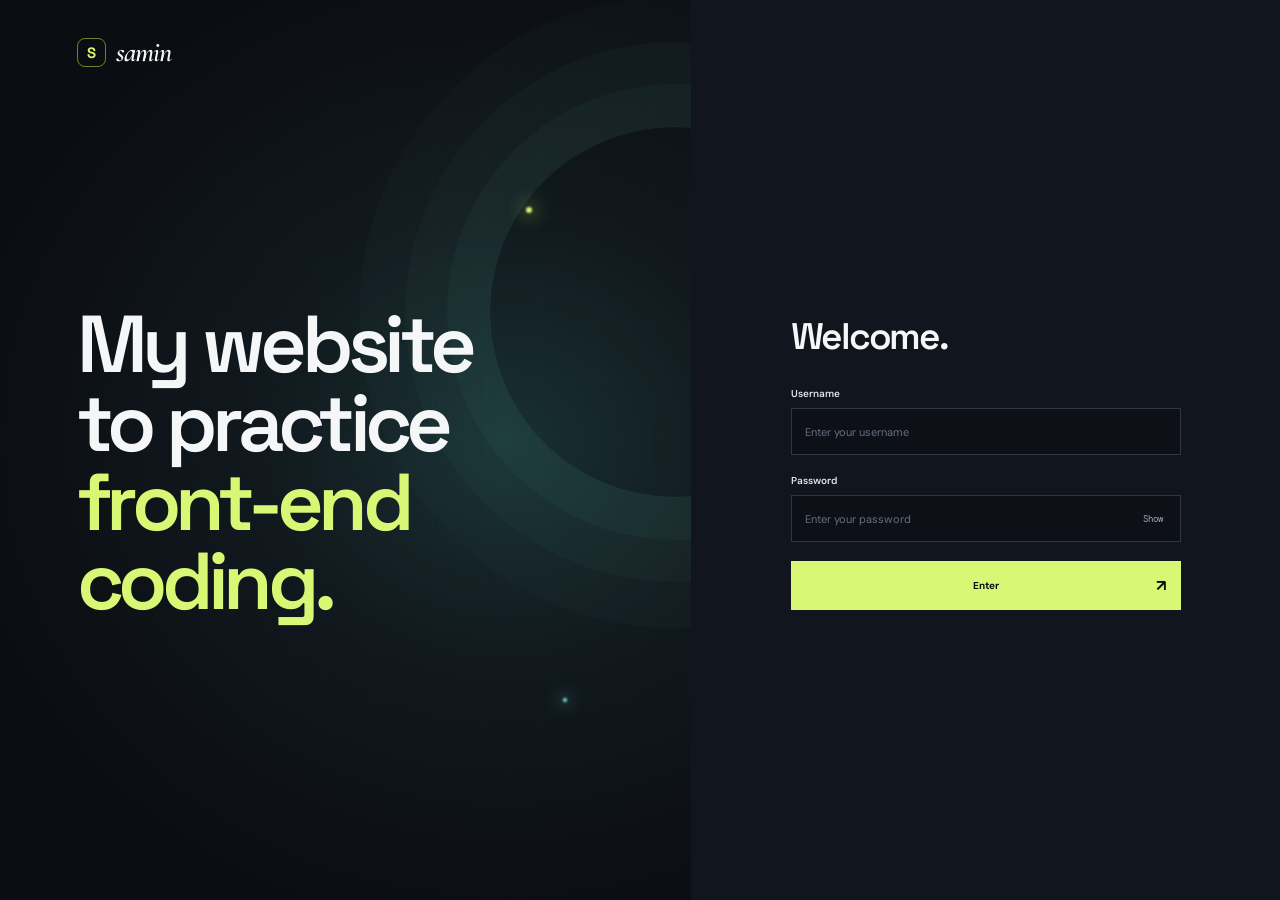
<file: index.html>
<!doctype html>
<html lang="en">
<head>
  <meta charset="utf-8">
  <meta name="viewport" content="width=device-width, initial-scale=1">
  <meta name="theme-color" content="#0b0d12">
  <meta name="description" content="Sign in to Samin.">
  <title>Sign in — Samin</title>
  <link rel="preconnect" href="https://fonts.googleapis.com">
  <link rel="preconnect" href="https://fonts.gstatic.com" crossorigin>
  <link href="https://fonts.googleapis.com/css2?family=Cormorant+Garamond:ital,wght@0,500;0,600;1,500;1,600&family=DM+Mono:wght@400;500&family=DM+Sans:wght@400;500;600;700&family=Space+Grotesk:wght@400;500;600;700&display=swap" rel="stylesheet">
  <link rel="stylesheet" href="style.css">
  <script src="script.js" defer></script>
</head>
<body>
  <main class="login-page" id="login-screen">
    <section class="welcome-panel" aria-label="Welcome to Samin">
      <div class="ambient ambient-one"></div><div class="ambient ambient-two"></div>
      <a class="brand" href="#" aria-label="Samin home"><span class="brand-mark">S</span><span>samin</span></a>
      <div class="welcome-copy">
        <h1>My website<br>to practice<br><em>front-end coding.</em></h1>
      </div>
    </section>

    <section class="form-panel" aria-label="Account sign in">
      <div class="mobile-brand"><a class="brand" href="#"><span class="brand-mark">S</span><span>samin</span></a></div>
      <div class="form-wrap">
        <div class="form-heading">
          <h2 id="form-title">Welcome.</h2>
        </div>

        <form id="login-form" novalidate>
          <div class="field-group" id="username-group">
            <label for="username">Username</label>
            <input id="username" name="username" type="text" placeholder="Enter your username" autocomplete="username" required>
            <span class="field-error" aria-live="polite"></span>
          </div>
          <div class="field-group" id="password-group">
            <div class="label-row"><label for="password">Password</label></div>
            <div class="password-wrap"><input id="password" name="password" type="password" placeholder="Enter your password" autocomplete="current-password" required><button class="show-password" type="button" aria-label="Show password">Show</button></div>
            <span class="field-error" aria-live="polite"></span>
          </div>
          <button class="submit-button" type="submit"><span id="submit-label">Enter</span><span class="button-arrow">↗</span></button>
          <p class="form-message" id="form-message" role="status" aria-live="polite"></p>
        </form>
      </div>
    </section>
  </main>
</body>
</html>
</file>
<file: style.css>
:root{--ink:#0b0d12;--panel:#11151d;--lime:#d8f774;--cyan:#7cebd5;--muted:#929cab;--line:#2b313c;--white:#f4f6f8;--sans:'DM Sans',sans-serif;--display:'Space Grotesk',sans-serif;--mono:'DM Mono',monospace}*{box-sizing:border-box}html,body{min-width:320px;min-height:100%;margin:0}body{background:var(--ink);color:var(--white);font-family:var(--sans);-webkit-font-smoothing:antialiased}button,input{font:inherit}button,a{-webkit-tap-highlight-color:transparent}a{color:inherit;text-decoration:none}:focus-visible{outline:2px solid var(--lime);outline-offset:3px}.login-page{min-height:100svh;display:grid;grid-template-columns:1.08fr .92fr}.welcome-panel{position:relative;isolation:isolate;overflow:hidden;min-height:100svh;padding:35px clamp(35px,6vw,88px);display:flex;flex-direction:column;justify-content:space-between;background:radial-gradient(ellipse at 73% 49%,#183032 0%,#11191e 34%,#0b0d12 76%)}.welcome-panel:before{content:'';position:absolute;z-index:-1;inset:0;opacity:.2;background-image:linear-gradient(#8fb1a41d 1px,transparent 1px),linear-gradient(90deg,#8fb1a41d 1px,transparent 1px);background-size:54px 54px;mask-image:radial-gradient(ellipse at 67% 45%,#000 0%,transparent 72%)}.welcome-panel:after{content:'';position:absolute;z-index:-1;width:370px;height:370px;right:-170px;top:14%;border:1px solid #7cebd51b;border-radius:50%;box-shadow:0 0 0 42px #7cebd508,0 0 0 84px #7cebd506,0 0 0 130px #7cebd504}.ambient{position:absolute;z-index:-1;border-radius:50%;filter:blur(1px)}.ambient-one{width:6px;height:6px;top:23%;right:23%;background:var(--lime);box-shadow:0 0 18px 4px #d4ff4660}.ambient-two{width:4px;height:4px;bottom:22%;right:18%;background:var(--cyan);box-shadow:0 0 16px 3px #7cebd560}.brand{display:flex;align-items:center;gap:10px;width:max-content;font:600 19px var(--display);letter-spacing:-.045em}.brand-mark{width:29px;height:29px;border:1px solid #d4ff467c;border-radius:8px;display:grid;place-items:center;color:var(--lime);font:700 15px var(--display);letter-spacing:-.08em}.brand-mark span{color:var(--cyan)}.welcome-copy{width:min(500px,100%);margin:auto 0;padding:40px 0 48px}.eyebrow{display:flex;align-items:center;gap:9px;margin:0 0 18px;color:var(--lime);font:9px var(--mono);letter-spacing:.12em}.live-dot{width:6px;height:6px;border-radius:50%;background:var(--lime);box-shadow:0 0 0 4px #d4ff461f}.welcome-copy h1{margin:0;color:var(--white);font:600 clamp(55px,6.3vw,82px)/.98 var(--display);letter-spacing:-.07em}.welcome-copy h1 em{font-style:normal;color:var(--lime)}.welcome-text{max-width:370px;margin:22px 0 31px;color:#a2acb9;font-size:13px;line-height:1.8}.snippet{width:min(390px,100%);background:#10151dce;border:1px solid #c3d0e121;border-radius:8px;overflow:hidden;box-shadow:0 22px 70px #0005;backdrop-filter:blur(8px)}.snippet-top{height:37px;padding:0 12px;display:flex;align-items:center;justify-content:space-between;border-bottom:1px solid #ffffff12;color:#8d97a5;font:8px var(--mono)}.snippet-top>span:first-child{display:flex;gap:4px}.snippet-top i{width:7px;height:7px;border-radius:50%;background:#ed7169}.snippet-top i:nth-child(2){background:#e5bf5e}.snippet-top i:nth-child(3){background:#72c982}.snippet-top .saved{color:#83dcb3}.snippet pre{margin:0;padding:15px 18px;color:#bac3d0;font:10px/1.85 var(--mono)}.purple{color:#c6a0f6}.yellow{color:#ead48a}.green{color:#9de28c}.welcome-foot{display:flex;justify-content:space-between;gap:14px;color:#768190;font:8px var(--mono)}.welcome-foot b{color:var(--lime);font-weight:400;margin-right:5px}.welcome-foot .foot-mark{color:#75817e}.form-panel{min-height:100svh;background:#11151d;display:flex;flex-direction:column;justify-content:center;padding:35px clamp(32px,6vw,88px) 24px;position:relative}.form-wrap{width:min(390px,100%);margin:auto}.mobile-brand{display:none}.back-link{display:inline-flex;align-items:center;gap:9px;color:#8993a1;font:9px var(--mono);transition:color .2s}.back-link:hover{color:var(--lime)}.back-link span{font-size:14px}.form-heading{margin:43px 0 30px}.form-heading .eyebrow{margin-bottom:11px;font-size:8px;color:var(--cyan)}.form-heading h2{margin:0 0 8px;color:var(--white);font:600 37px/1.1 var(--display);letter-spacing:-.06em}.form-heading>p:last-child{margin:0;color:#98a2b0;font-size:11px}.field-group{margin-bottom:19px}.field-group label{display:block;margin-bottom:8px;color:#e0e4e9;font-size:10px;font-weight:600}.label-row{display:flex;align-items:center;justify-content:space-between}.label-row label{margin-bottom:8px}.text-button{border:0;padding:0;background:none;color:var(--lime);font-size:9px;font-weight:600;cursor:pointer}.text-button:hover{text-decoration:underline;text-underline-offset:3px}.field-group input{height:47px;width:100%;border:1px solid #303743;background:#0d1016;color:var(--white);padding:0 13px;font-size:11px;transition:border-color .2s,box-shadow .2s}.field-group input::placeholder{color:#657080}.field-group input:focus{outline:none;border-color:#9abc35;box-shadow:0 0 0 3px #d4ff4612}.field-group.invalid input{border-color:#f17e83}.field-error{display:block;min-height:0;margin-top:0;color:#f28b8e;font-size:9px}.field-group.invalid .field-error{min-height:13px;margin-top:5px}.password-wrap{position:relative}.password-wrap input{padding-right:60px}.show-password{position:absolute;right:12px;top:50%;transform:translateY(-50%);border:0;background:none;color:#9ca6b5;font:9px var(--mono);cursor:pointer}.show-password:hover{color:var(--lime)}.remember{display:flex;align-items:center;gap:9px;margin:1px 0 22px;color:#9aa4b1;font-size:10px;cursor:pointer;width:max-content}.remember input{position:absolute;opacity:0;width:1px;height:1px}.checkmark{width:15px;height:15px;border:1px solid #47515f;background:#0d1016;display:grid;place-items:center;transition:.2s}.remember input:checked+.checkmark{background:var(--lime);border-color:var(--lime)}.remember input:checked+.checkmark:after{content:'✓';color:var(--ink);font-size:10px;font-weight:700}.remember input:focus-visible+.checkmark{outline:2px solid var(--lime);outline-offset:3px}.submit-button{height:49px;width:100%;border:0;background:var(--lime);color:var(--ink);display:flex;align-items:center;justify-content:space-between;padding:0 15px;font-size:10px;font-weight:700;cursor:pointer;transition:background .2s,transform .2s}.submit-button:hover{background:#e0ff7e;transform:translateY(-1px)}.button-arrow{font-size:16px}.form-message{min-height:17px;margin:10px 0 0;color:var(--cyan);font-size:10px}.form-message.error{color:#f28b8e}.signup-prompt{margin:19px 0 0;text-align:center;color:#929cab;font-size:10px}.signup-prompt .text-button{margin-left:4px}.secure-note{display:flex;align-items:center;justify-content:center;gap:8px;margin-top:39px;padding-top:17px;border-top:1px solid #ffffff12;color:#788391;font-size:9px}.lock-icon{color:var(--cyan);font-size:12px}.form-foot{display:flex;justify-content:center;gap:20px;color:#697484;font:8px var(--mono)}.form-foot a:hover{color:var(--lime)}.toast{position:fixed;z-index:20;bottom:24px;left:50%;transform:translate(-50%,15px);padding:12px 17px;background:var(--lime);color:var(--ink);font:10px var(--mono);opacity:0;pointer-events:none;transition:opacity .2s,transform .2s}.toast.show{opacity:1;transform:translate(-50%,0)}.is-reset .remember,.is-reset #password-group{display:none}.is-reset .form-heading{margin-bottom:28px}
@media(max-width:850px){.login-page{grid-template-columns:.95fr 1.05fr}.welcome-panel{padding:29px 34px}.form-panel{padding-inline:35px}.welcome-copy h1{font-size:clamp(50px,6vw,68px)}.welcome-foot{flex-wrap:wrap}.welcome-foot .foot-mark{display:none}}
@media(max-width:650px){.login-page{display:flex;flex-direction:column}.welcome-panel{min-height:280px;height:34svh;max-height:360px;padding:21px 23px 17px}.welcome-panel:before{background-size:38px 38px}.welcome-panel:after{width:220px;height:220px;right:-115px;top:-45px}.brand{font-size:17px}.brand-mark{width:26px;height:26px}.welcome-copy{margin:auto 0;padding:22px 0 13px}.welcome-copy .eyebrow{margin-bottom:10px;font-size:8px}.welcome-copy h1{font-size:clamp(40px,10vw,58px)}.welcome-text{max-width:330px;margin:12px 0 0;font-size:10px}.snippet{display:none}.welcome-foot{font-size:7px;gap:11px}.form-panel{min-height:calc(100svh - min(34svh,360px));padding:25px 23px 20px}.form-wrap{margin:auto;width:min(390px,100%)}.back-link{display:none}.form-heading{margin:12px 0 26px}.form-heading h2{font-size:33px}.secure-note{margin-top:26px}.form-foot{margin-top:25px;gap:16px}}
@media(max-width:370px){.welcome-panel{padding-inline:18px}.form-panel{padding-inline:18px}.welcome-copy h1{font-size:40px}.welcome-foot{gap:8px}.form-foot{gap:11px;font-size:7px}}
@media(prefers-reduced-motion:reduce){*,*::before,*::after{scroll-behavior:auto!important;animation-duration:.01ms!important;transition-duration:.01ms!important}}

.login-hint{margin:17px 0 0;text-align:center;color:#788391;font:9px var(--mono)}.login-hint strong{color:var(--cyan);font-weight:500}

/* Signed-in home: a calm sky with room for future content. */
[hidden]{display:none!important}body.home-mode{overflow:hidden;background:#a8d5f3}.home-screen{position:relative;min-height:100svh;width:100%;overflow:hidden;display:flex;flex-direction:column;color:#153554;background:linear-gradient(180deg,#c3e5fb 0%,#a9d6f5 43%,#83bdea 100%)}body.home-mode #home-screen{display:flex!important}.home-screen:before{content:'';position:absolute;inset:0;pointer-events:none;background:radial-gradient(ellipse at 18% 28%,#ffffffa8 0%,#ffffff00 33%),radial-gradient(ellipse at 82% 40%,#e6f6ff88 0%,#e6f6ff00 30%),linear-gradient(180deg,#ffffff21,transparent 54%)}.sky-glow{position:absolute;pointer-events:none;filter:blur(4px);border-radius:50%;background:#ffffff54}.sky-glow-one{width:380px;height:110px;top:23%;left:-130px;transform:rotate(-14deg)}.sky-glow-two{width:460px;height:135px;right:-160px;bottom:18%;transform:rotate(14deg);opacity:.55}.home-header{position:relative;z-index:2;height:82px;padding:0 clamp(22px,5vw,70px);display:flex;align-items:center;justify-content:space-between;border-bottom:1px solid #ffffff55;background:#d5efff38;backdrop-filter:blur(7px)}.home-brand{color:#123858}.home-brand .brand-mark{border-color:#ffffffbb;color:#164c79;background:#ffffff35}.home-brand .brand-mark span{color:#178fbd}.home-user{display:flex;align-items:center;gap:10px;color:#173c5d;font-size:11px}.user-dot{width:28px;height:28px;border-radius:50%;display:grid;place-items:center;background:#ffffff9c;border:1px solid #ffffff;color:#215b86;font:500 11px var(--mono)}.user-name{font-weight:600}.home-user button{margin-left:12px;border:1px solid #ffffffa8;background:#f4fbff55;color:#173c5d;padding:9px 12px;font-size:10px;cursor:pointer;transition:background .2s}.home-user button:hover{background:#ffffffb8}.home-user button span{margin-left:8px}.empty-workspace{position:relative;z-index:1;flex:1;min-height:0}.home-footer{position:relative;z-index:2;min-height:44px;padding:0 clamp(22px,5vw,70px);display:flex;align-items:center;justify-content:space-between;color:#28577e9c;font:8px var(--mono);letter-spacing:.08em}.home-footer b{margin-left:5px;color:#f8ffff;font-size:12px}.diamond{position:absolute;z-index:1;width:53px;height:53px;transform:rotate(45deg);border:1px solid #f7fdffb8;background:linear-gradient(135deg,#ffffffb0 0%,#e6f8ff5a 31%,#85c8ef47 32%,#faffff8b 67%,#b2e3fc6e 68%,#ffffffa8 100%);box-shadow:0 8px 24px #367ca52b,inset 0 0 14px #ffffff72;opacity:.8}.diamond:after{content:'';position:absolute;inset:0;background:linear-gradient(45deg,transparent 49.3%,#ffffffb0 50%,transparent 50.8%)}.diamond-one{width:36px;height:36px;left:9%;top:21%;opacity:.58}.diamond-two{width:84px;height:84px;right:10%;top:17%;opacity:.77}.diamond-three{width:49px;height:49px;left:17%;bottom:18%;opacity:.48}.diamond-four{width:29px;height:29px;right:20%;bottom:15%;opacity:.55}.diamond-five{width:20px;height:20px;left:30%;top:14%;opacity:.44}.diamond-six{width:43px;height:43px;right:5%;bottom:32%;opacity:.48}
@media(max-width:650px){.home-header{height:68px;padding-inline:18px}.home-user{gap:7px}.home-user button{margin-left:5px;padding:8px}.home-footer{padding-inline:18px;font-size:7px}.diamond-one{left:8%;top:24%;width:28px;height:28px}.diamond-two{right:9%;top:21%;width:57px;height:57px}.diamond-three{left:11%;bottom:19%;width:34px;height:34px}.diamond-four{right:17%;bottom:15%;width:24px;height:24px}.diamond-five{left:35%;top:13%;width:15px;height:15px}.diamond-six{right:5%;bottom:34%;width:30px;height:30px}}
.sapphire{position:absolute;z-index:1;transform:none;clip-path:polygon(20% 0,80% 0,100% 24%,93% 69%,73% 90%,50% 100%,27% 90%,7% 69%,0 24%);border:0;background:radial-gradient(ellipse at 31% 20%,#c3f3ff 0,#78d3ff 12%,transparent 34%),linear-gradient(132deg,#90dcff 0%,#278bff 22%,#124bbf 23%,#4aa6ff 43%,#102f9a 44%,#3b8ef0 65%,#071d69 66%,#2674db 83%,#9ce8ff 100%);box-shadow:none;filter:drop-shadow(0 13px 22px #123e9f72) drop-shadow(0 0 17px #51aaff42);opacity:.91}.sapphire:after{content:'';position:absolute;inset:0;clip-path:polygon(20% 0,80% 0,100% 24%,93% 69%,73% 90%,50% 100%,27% 90%,7% 69%,0 24%);background:linear-gradient(148deg,transparent 0 19%,#e1faffad 19.5%,transparent 21%),linear-gradient(32deg,transparent 0 48%,#a8e6ff9c 48.5%,transparent 50%),linear-gradient(90deg,#06195433 0 22%,transparent 22.5% 76%,#d4f5ff44 77%),linear-gradient(180deg,#ffffff25,transparent 42%,#041b6333);mix-blend-mode:screen}.sapphire-one{left:9%;top:21%;width:68px;height:75px}.sapphire-two{right:10%;top:17%;width:138px;height:151px}.sapphire-three{left:17%;bottom:18%;width:83px;height:91px}.sapphire-four{right:20%;bottom:15%;width:52px;height:57px}.sapphire-five{left:30%;top:14%;width:34px;height:37px}.sapphire-six{right:5%;bottom:32%;width:70px;height:77px}
@media(max-width:650px){.sapphire-one{left:8%;top:24%;width:47px;height:52px}.sapphire-two{right:9%;top:21%;width:90px;height:99px}.sapphire-three{left:11%;bottom:19%;width:57px;height:63px}.sapphire-four{right:17%;bottom:15%;width:38px;height:42px}.sapphire-five{left:35%;top:13%;width:23px;height:25px}.sapphire-six{right:5%;bottom:34%;width:49px;height:54px}}

/* Split signed-in page: a single sapphire against a deeper blue panel. */
body.home-mode #home-screen{display:grid!important;grid-template-columns:minmax(300px,42%) 1fr;min-height:100svh;background:#add8f4;overflow:hidden}.sapphire-panel{position:relative;isolation:isolate;overflow:hidden;min-height:100svh;padding:34px clamp(25px,4vw,60px);display:flex;flex-direction:column;justify-content:space-between;background:radial-gradient(ellipse at 52% 48%,#123b77 0%,#0c2854 33%,#08172f 72%,#07111f 100%)}.sapphire-panel:before{content:'';position:absolute;z-index:-1;inset:0;opacity:.24;background-image:linear-gradient(#9cdfff1c 1px,transparent 1px),linear-gradient(90deg,#9cdfff1c 1px,transparent 1px);background-size:48px 48px;mask-image:radial-gradient(ellipse at 52% 45%,#000,transparent 75%)}.sapphire-panel:after{content:'';position:absolute;z-index:-1;width:440px;height:440px;left:50%;top:48%;transform:translate(-50%,-50%);border:1px solid #83d7ff1b;border-radius:50%;box-shadow:0 0 0 38px #74c9ff0a,0 0 0 80px #74c9ff08,0 0 0 126px #74c9ff05}.sapphire-brand{position:relative;z-index:2;color:#f3f9ff}.sapphire-brand .brand-mark{border-color:#80cfff88;color:#a6e3ff;background:#ffffff09}.sapphire-brand .brand-mark span{color:#d4ff46}.gem-stage{position:absolute;inset:100px 0 94px;display:grid;place-items:center}.gem-aura{position:absolute;width:min(65%,350px);aspect-ratio:1;border-radius:50%;background:radial-gradient(circle,#58bfff48 0%,#377ed72a 34%,#2264ac0a 65%,transparent 72%);filter:blur(11px)}.gem-orbit{position:absolute;width:min(77%,410px);aspect-ratio:1;border:1px solid #9be0ff20;border-radius:50%;transform:rotate(-23deg) scaleY(.38)}.gem-orbit-two{width:min(88%,470px);transform:rotate(28deg) scaleY(.38);border-color:#78c5f319}.sapphire-art{position:relative;width:min(78%,410px);height:auto;overflow:visible;filter:drop-shadow(0 32px 36px #020a1b9e);animation:sapphire-float 6s ease-in-out infinite}@keyframes sapphire-float{0%,100%{transform:translateY(0) rotate(-2deg)}50%{transform:translateY(-9px) rotate(1deg)}}.sapphire-caption{position:relative;z-index:2;display:flex;align-items:center;gap:12px;color:#e3f3ff}.caption-line{width:22px;height:1px;background:#83dcff}.sapphire-caption p{margin:0 0 4px;color:#a6e4ff;font:8px var(--mono);letter-spacing:.12em}.sapphire-caption small{color:#93aeca;font-size:9px}.caption-index{margin-left:auto;color:#718aaa;font:8px var(--mono)}.home-canvas{position:relative;isolation:isolate;min-width:0;min-height:100svh;overflow:hidden;display:flex;flex-direction:column;background:linear-gradient(180deg,#c8e9fc 0%,#b7e0f8 48%,#a4d3f2 100%)}.home-canvas:before{content:'';position:absolute;z-index:-1;inset:0;pointer-events:none;background:radial-gradient(ellipse at 82% 14%,#ffffff9e 0%,#ffffff00 29%),radial-gradient(ellipse at 12% 72%,#dff5ffb0 0%,#dff5ff00 34%),linear-gradient(180deg,#ffffff20,transparent 55%)}.home-header{position:relative;z-index:2;flex:0 0 78px;height:78px;padding:0 clamp(23px,4vw,58px);display:flex;align-items:center;justify-content:space-between;border-bottom:1px solid #ffffff65;background:#e7f6ff42;backdrop-filter:blur(9px)}.canvas-label{color:#3b6990;font:8px var(--mono);letter-spacing:.14em}.canvas-spark{margin-right:8px;color:#257abd;font-size:13px}.home-user{gap:9px;color:#224c70;font-size:10px}.user-dot{background:#f1faffad;border-color:#fff;color:#27669a}.home-user button{border-color:#ffffffbb;background:#eff9ff72;color:#204c70}.home-user button:hover{background:#fff}.empty-workspace{position:relative;z-index:1;flex:1;min-height:0}.home-footer{position:relative;z-index:2;flex:0 0 43px;min-height:43px;padding:0 clamp(23px,4vw,58px);color:#40729a;font:7px var(--mono);letter-spacing:.08em}.home-footer b{color:#fff}
@media(max-width:650px){body.home-mode #home-screen{grid-template-columns:1fr;grid-template-rows:minmax(275px,38svh) minmax(345px,1fr);min-height:100svh;overflow:auto}.sapphire-panel{min-height:275px;padding:18px 21px 16px}.sapphire-panel:after{width:260px;height:260px;top:53%}.gem-stage{inset:55px 0 42px}.gem-aura{width:min(56%,230px)}.gem-orbit{width:min(68%,275px)}.gem-orbit-two{width:min(78%,315px)}.sapphire-art{width:min(47%,200px);max-height:200px}.sapphire-caption{gap:8px}.sapphire-caption small{font-size:8px}.sapphire-caption p{font-size:7px}.home-canvas{min-height:345px}.home-header{height:62px;flex-basis:62px;padding-inline:17px}.home-user{gap:7px}.home-user button{margin-left:3px;padding:8px}.home-footer{padding-inline:17px;font-size:6px}}
.gem-name{font-family:'Cormorant Garamond',Georgia,serif;font-size:53px;font-weight:600;font-style:italic;letter-spacing:1.2px;fill:#fffdfb;stroke:#123779;stroke-width:1.4px;paint-order:stroke;filter:drop-shadow(0 3px 9px #071947d9)}.empty-workspace{display:grid;place-items:center;padding:32px}.text-box-wrap{width:min(76%,610px);height:min(55%,390px);min-height:235px;padding:12px;display:flex;flex-direction:column;gap:10px;background:#f1fbff2c;border:1px solid #f7fdff8c;box-shadow:0 18px 55px #346f9b22;backdrop-filter:blur(8px)}.text-box-wrap label{padding:2px 4px;color:#376789;font:8px var(--mono);letter-spacing:.16em}.text-box-wrap textarea{flex:1;min-height:0;resize:vertical;border:1px solid #ffffffc7;background:#f7fcff8c;padding:17px;color:#214a6a;font:13px/1.7 var(--sans);outline:none}.text-box-wrap textarea::placeholder{color:#6f91a9}.text-box-wrap textarea:focus{border-color:#4e9fd0;box-shadow:0 0 0 3px #ffffff6b}
@media(max-width:650px){.empty-workspace{min-height:345px;padding:22px}.text-box-wrap{width:100%;height:250px;min-height:210px}.text-box-wrap textarea{font-size:12px}.gem-name{font-size:41px}}
.pizza-panel{width:min(82%,460px);padding:15px 15px 7px;text-align:center}.pizza-photo{position:relative;width:100%;aspect-ratio:16/10;overflow:hidden;border:5px solid #f5fbffb5;box-shadow:0 18px 42px #275d8728;background:#d5e9f6;transform:translateY(-14px)}.pizza-photo img{width:100%;height:100%;object-fit:cover}.pizza-photo>span{position:absolute;left:10px;bottom:10px;padding:7px 9px;background:#102f4acc;color:#effaff;font:8px var(--mono);letter-spacing:.1em}.pizza-question{margin:13px 0 8px;color:#143c60;font:600 35px/1.2 var(--display);letter-spacing:-.045em}.pizza-actions{position:relative;width:min(100%,400px);height:101px;margin:0 auto}.pizza-actions button{position:absolute;top:25px;width:115px;height:50px;border:1px solid #ffffffbf;font-size:13px;font-weight:700;cursor:pointer;transition:background .2s,color .2s,left .12s ease,top .12s ease,box-shadow .2s}.pizza-actions button span{margin-left:4px}.pizza-yes{left:calc(50% - 123px);background:#1a5482;color:white;box-shadow:0 6px 16px #1c5c8a2e}.pizza-yes:hover{background:#123d67;box-shadow:0 8px 21px #1c5c8a42}.pizza-no{left:calc(50% + 8px);background:#f5fbff;color:#294c68;box-shadow:0 6px 16px #3a6c8d1c}
@media(max-width:650px){.pizza-panel{width:min(100%,420px);padding:8px 7px 0}.pizza-photo{aspect-ratio:16/9;border-width:4px;transform:translateY(-10px)}.pizza-question{font-size:29px;margin:11px 0 4px}.pizza-actions{height:88px}.pizza-actions button{top:19px;width:105px;height:46px;font-size:12px}.pizza-yes{left:calc(50% - 113px)}.pizza-no{left:calc(50% + 8px)}}
.pizza-no{z-index:8;transition:left .07s cubic-bezier(.15,1,.3,1),top .07s cubic-bezier(.15,1,.3,1),background .2s,color .2s;will-change:left,top}
.empty-workspace>.pizza-no{position:absolute;z-index:8;width:115px;height:50px;display:grid;place-items:center;padding:0;border:1px solid #ffffffbf;background:#f5fbff;color:#294c68;font-size:13px;font-weight:700;cursor:pointer;box-shadow:0 6px 16px #3a6c8d1c;transition:left .055s cubic-bezier(.15,1,.3,1),top .055s cubic-bezier(.15,1,.3,1),background .2s,color .2s;will-change:left,top}
@media(max-width:650px){.empty-workspace>.pizza-no{width:105px;height:46px;font-size:12px}}
.sapphire-art{animation-duration:5.2s}@keyframes sapphire-float{0%,100%{transform:translate3d(0,0,0) rotate(-4deg) scale(1)}50%{transform:translate3d(0,-16px,0) rotate(4deg) scale(1.015)}}
.sapphire-art{transition:filter .75s ease}.sapphire-art.ruby-mode{filter:hue-rotate(150deg) saturate(2.25) contrast(1.12) drop-shadow(0 32px 38px #78091fbd) drop-shadow(0 0 22px #ff234866)}.sapphire-panel.ruby-mode .gem-aura{background:radial-gradient(circle,#ff244f91 0%,#e5093f58 31%,#ae092c20 64%,transparent 74%)}.sapphire-panel.ruby-mode:after{border-color:#ff777743;box-shadow:0 0 0 38px #ff30451c,0 0 0 80px #ff304515,0 0 0 126px #ff30450c}.ruby-mode .gem-orbit{border-color:#ff918c4a}
.pizza-photo{width:140%;margin-left:-20%}.pizza-actions button{width:150px;height:65px;font-size:16px;top:19px}.pizza-yes{left:calc(50% - 158px)}.pizza-no{left:calc(50% + 8px)}.empty-workspace>.pizza-no{width:150px;height:65px;font-size:16px}
@media(max-width:650px){.pizza-photo{width:calc(100% + 50px);margin-left:-25px}.pizza-actions{height:94px}.pizza-actions button{width:137px;height:60px;font-size:15px;top:16px}.pizza-yes{left:calc(50% - 145px)}.pizza-no{left:calc(50% + 8px)}.empty-workspace>.pizza-no{width:137px;height:60px;font-size:15px}}
.pizza-actions button,.empty-workspace>.pizza-no{position:absolute;overflow:hidden;border-radius:14px;font-family:var(--display);font-weight:600;letter-spacing:.01em;transition:transform .2s ease,background .2s ease,box-shadow .2s ease,border-color .2s ease,left .055s cubic-bezier(.15,1,.3,1),top .055s cubic-bezier(.15,1,.3,1)}.pizza-actions button:before,.empty-workspace>.pizza-no:before{content:'';position:absolute;inset:1px 1px auto;height:44%;border-radius:12px 12px 45% 45%;background:linear-gradient(180deg,#ffffff35,transparent);pointer-events:none}.pizza-actions button span{position:relative;z-index:1}.pizza-yes{border:1px solid #c8f0ff9c!important;background:linear-gradient(135deg,#347faa 0%,#1e6696 42%,#124875 100%);color:#fff;box-shadow:0 9px 20px #245e8440,inset 0 1px #ffffff70}.pizza-yes:hover{transform:translateY(-3px);background:linear-gradient(135deg,#4395c0,#246e9d 48%,#155281);box-shadow:0 14px 24px #245e8452,inset 0 1px #ffffff8c}.pizza-no,.empty-workspace>.pizza-no{border:1px solid #fff!important;background:linear-gradient(145deg,#ffffffed,#e8f6ffdb);color:#24557a;box-shadow:0 8px 20px #316f9926,inset 0 1px #fff}.pizza-no:hover,.empty-workspace>.pizza-no:hover{transform:translateY(-2px);background:linear-gradient(145deg,#fff,#d9efff);box-shadow:0 12px 23px #316f9938,inset 0 1px #fff}
.pizza-no,.empty-workspace>.pizza-no{border-color:#c8f0ff9c!important;background:linear-gradient(135deg,#347faa 0%,#1e6696 42%,#124875 100%);color:#fff;box-shadow:0 9px 20px #245e8440,inset 0 1px #ffffff70}.pizza-no:hover,.empty-workspace>.pizza-no:hover{transform:translateY(-3px);background:linear-gradient(135deg,#4395c0,#246e9d 48%,#155281);box-shadow:0 14px 24px #245e8452,inset 0 1px #ffffff8c}
.day-prompt{margin:8px 0 0;color:#143c60;font:600 35px/1.2 var(--display);letter-spacing:-.045em}
@media(max-width:650px){.day-prompt{font-size:29px}}
.home-user{margin-left:auto}
.brand>span:last-child{font-family:'Cormorant Garamond',Georgia,serif;font-size:28px;font-style:italic;font-weight:600;letter-spacing:-.035em}
.submit-button{position:relative;justify-content:center}
.submit-button .button-arrow{position:absolute;right:15px}
</file>
